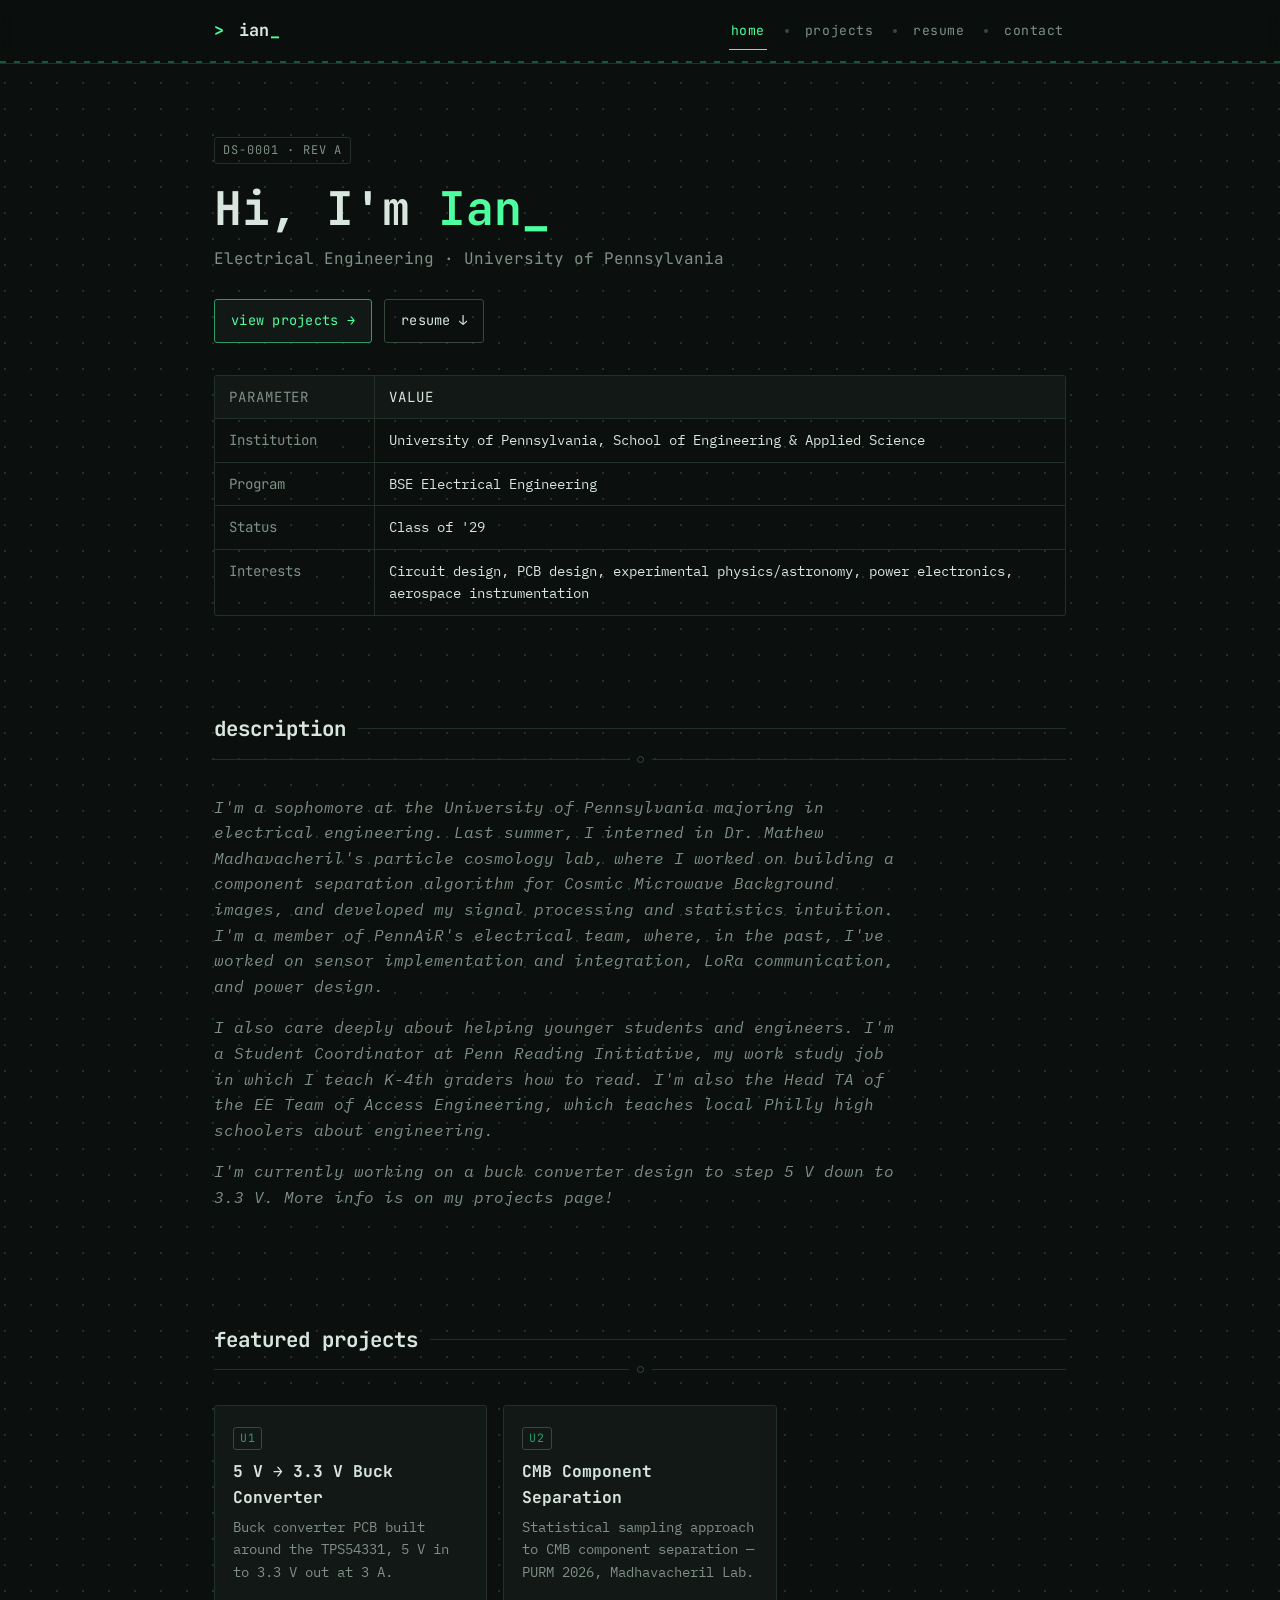
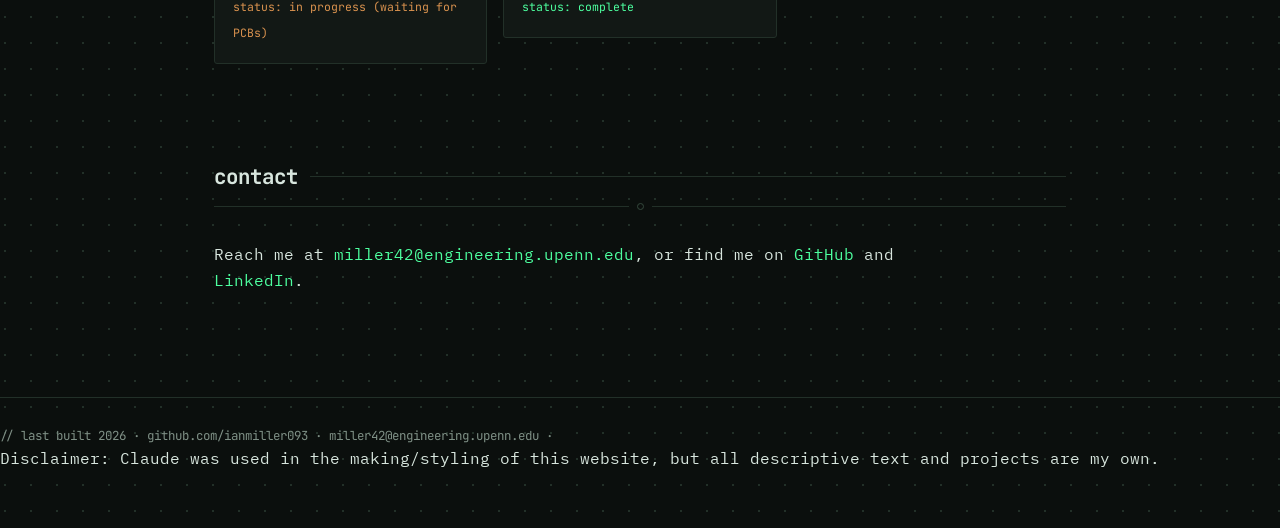
<file: index.html>
<!DOCTYPE html>
<html lang="en">
<head>
  <meta charset="UTF-8" />
  <meta name="viewport" content="width=device-width, initial-scale=1.0" />
  <title>Ian — Electrical Engineering</title>
  <meta name="description" content="Portfolio of Ian, Electrical Engineering student at UPenn" />
  <link rel="icon" type="image/svg+xml" href="/assets/favicon.svg" />
  <link rel="stylesheet" href="/css/style.css" />
</head>
<body>

  <!-- shared nav, loaded from partials/nav.html by js/site.js -->
  <div data-include="/partials/nav.html"></div>

  <main class="container">

    <!-- ============================================================
         HERO — framed like the cover of a component datasheet.
         Edit the title, role line, and spec table values below.
         ============================================================ -->
    <section class="hero">
      <span class="datasheet-tag">DS-0001 &middot; REV A</span>

      <h1 class="hero-title">
        Hi, I'm <span class="accent">Ian</span><span class="cursor-blink">_</span>
      </h1>
      <p class="hero-role">Electrical Engineering &middot; University of Pennsylvania</p>

      <div class="hero-actions">
        <a class="btn btn-primary" href="/projects/">view projects &rarr;</a>
        <a class="btn" href="/resume.pdf">resume &darr;</a>
      </div>

      <div class="spec-sheet" role="table" aria-label="Quick facts">
        <div class="spec-row head" role="row">
          <div class="spec-key" role="columnheader">Parameter</div>
          <div class="spec-val" role="columnheader">Value</div>
        </div>
        <div class="spec-row" role="row">
          <div class="spec-key" role="rowheader">Institution</div>
          <div class="spec-val" role="cell">University of Pennsylvania, School of Engineering &amp; Applied Science</div>
        </div>
        <div class="spec-row" role="row">
          <div class="spec-key" role="rowheader">Program</div>
          <div class="spec-val" role="cell">BSE Electrical Engineering</div>
        </div>
        <div class="spec-row" role="row">
          <div class="spec-key" role="rowheader">Status</div>
          <div class="spec-val" role="cell">Class of '29</div>
        </div>
        <div class="spec-row" role="row">
          <div class="spec-key" role="rowheader">Interests</div>
          <div class="spec-val" role="cell">Circuit design, PCB design, experimental physics/astronomy, power electronics, aerospace instrumentation</div>
        </div>
      </div>
    </section>

    <!-- ============================================================
         ABOUT — the "description" section of the datasheet.
         Replace the placeholder paragraph with your actual intro.
         ============================================================ -->
    <section class="section" id="about">
      <h2 class="section-heading">description</h2>
      <div class="trace-divider"><span class="via"></span></div>

      <div class="prose">
        <p class="placeholder">
        I'm a sophomore at the University of Pennsylvania majoring in electrical engineering.
        Last summer, I interned in Dr. Mathew Madhavacheril's particle cosmology lab, where I
        worked on building a component separation algorithm for Cosmic Microwave Background
        images, and developed my signal processing and statistics intuition. I'm a member of
        PennAiR's electrical team, where, in the past, I've worked on sensor implementation and
        integration, LoRa communication, and power design.
        </p>

        <p class="placeholder">
        I also care deeply about helping younger students and engineers. I'm a Student
        Coordinator at Penn Reading Initiative, my work study job in which I teach K-4th
        graders how to read. I'm also the Head TA of the EE Team of Access Engineering, which
        teaches local Philly high schoolers about engineering.
        </p>

        <p class="placeholder">
        I'm currently working on a buck converter design to step 5 V down to 3.3 V. More info
        is on my projects page!
        </p>
      </div>
    </section>

    <!-- ============================================================
         FEATURED PROJECTS — a short teaser row linking to /projects/.
         Copy a .card block to add more, or leave just 2-3 as a teaser
         and let /projects/ hold the full list.
         ============================================================ -->
    <section class="section" id="projects">
      <h2 class="section-heading">featured projects</h2>
      <div class="trace-divider"><span class="via"></span></div>

      <div class="card-grid">
        <a class="card-link" href="/projects/buck.html">
          <div class="card">
            <span class="card-designator">U1</span>
            <h3>5 V &rarr; 3.3 V Buck Converter</h3>
            <p>Buck converter PCB built around the TPS54331, 5 V in to 3.3 V out at 3 A.</p>
            <span class="card-status status-progress">status: in progress (waiting for PCBs)</span>
          </div>
        </a>

        <a class="card-link" href="/projects/cmb.html">
          <div class="card">
            <span class="card-designator">U2</span>
            <h3>CMB Component Separation</h3>
            <p>Statistical sampling approach to CMB component separation — PURM 2026, Madhavacheril Lab.</p>
            <span class="card-status status-done">status: complete</span>
          </div>
        </a>
      </div>
    </section>

    <!-- ============================================================
         CONTACT
         ============================================================ -->
    <section class="section" id="contact">
      <h2 class="section-heading">contact</h2>
      <div class="trace-divider"><span class="via"></span></div>

      <div class="prose">
        <p>
          Reach me at <a href="mailto:miller42@engineering.upenn.edu">miller42@engineering.upenn.edu</a>,
          or find me on
          <a href="https://github.com/ianmiller093" target="_blank" rel="noopener">GitHub</a>
          and
          <a href="https://www.linkedin.com/in/ian-miller-8baa06368/" target="_blank" rel="noopener">LinkedIn</a>.
        </p>
      </div>
    </section>

  </main>

  <!-- shared footer, loaded from partials/footer.html by js/site.js -->
  <div data-include="/partials/footer.html"></div>

  <script src="/js/site.js"></script>
</body>
</html>
</file>
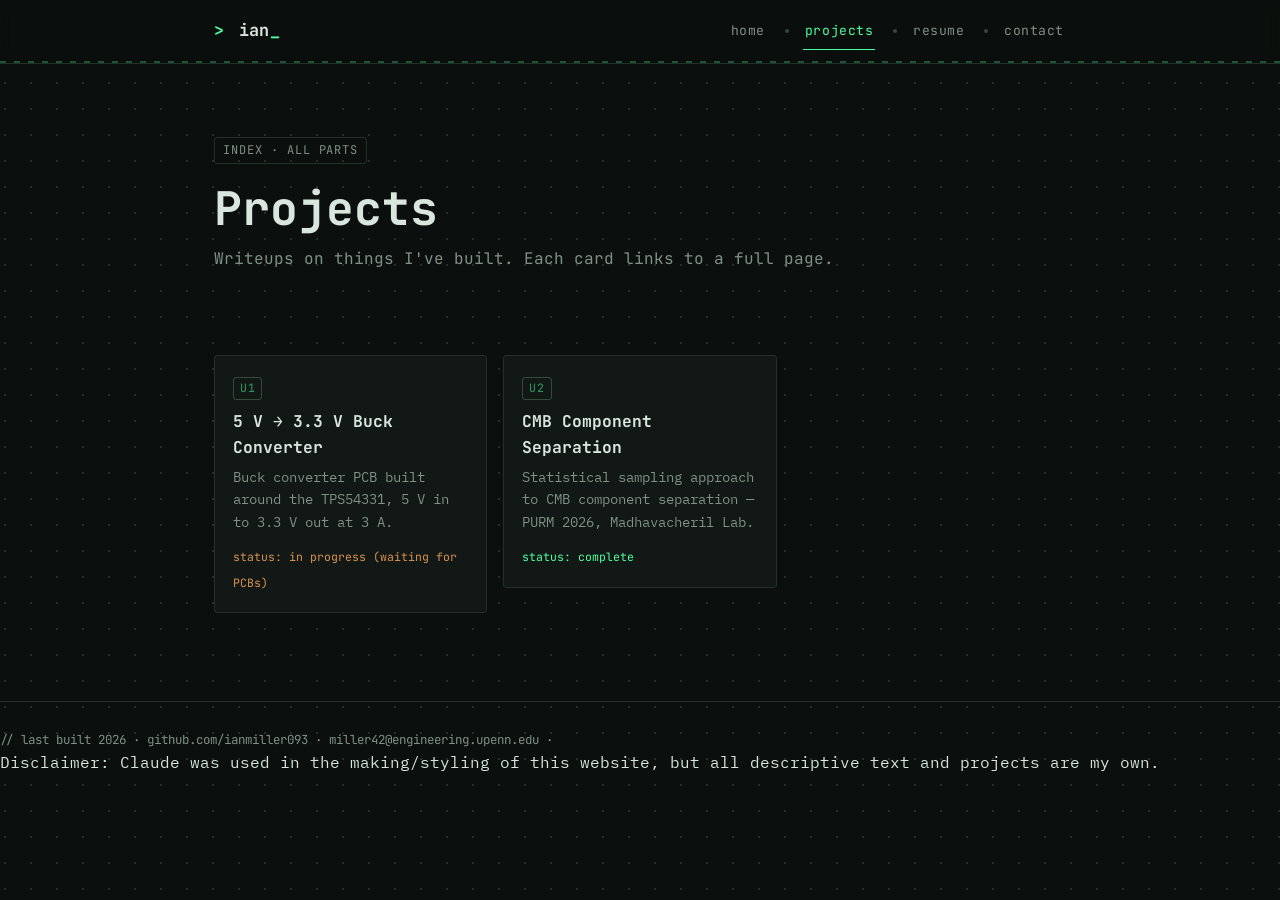
<file: projects/index.html>
<!DOCTYPE html>
<html lang="en">
<head>
  <meta charset="UTF-8" />
  <meta name="viewport" content="width=device-width, initial-scale=1.0" />
  <title>Projects — Ian</title>
  <link rel="icon" type="image/svg+xml" href="/assets/favicon.svg" />
  <link rel="stylesheet" href="/css/style.css" />
</head>
<body>

  <div data-include="/partials/nav.html"></div>

  <main class="container">
    <section class="hero" style="padding-bottom: 8px;">
      <span class="datasheet-tag">INDEX &middot; ALL PARTS</span>
      <h1 class="hero-title">Projects</h1>
      <p class="hero-role">Writeups on things I've built. Each card links to a full page.</p>
    </section>

    <section class="section">
      <!--
        TO ADD A NEW PROJECT CARD:
        1. Copy one of the <a class="card-link"> blocks below.
        2. Point href at your new page (e.g. /projects/buck-converter.html).
        3. Give it the next designator (U3, U4, C1, R1... whatever, doesn't
           need to be strictly sequential — pick what reads well).
        4. Set card-status to one of: status-done / status-progress / (none)
      -->
      <div class="card-grid">

        <a class="card-link" href="/projects/buck.html">
          <div class="card">
            <span class="card-designator">U1</span>
            <h3>5 V &rarr; 3.3 V Buck Converter</h3>
            <p>Buck converter PCB built around the TPS54331, 5 V in to 3.3 V out at 3 A.</p>
            <span class="card-status status-progress">status: in progress (waiting for PCBs)</span>
          </div>
        </a>

        <a class="card-link" href="/projects/cmb.html">
          <div class="card">
            <span class="card-designator">U2</span>
            <h3>CMB Component Separation</h3>
            <p>Statistical sampling approach to CMB component separation — PURM 2026, Madhavacheril Lab.</p>
            <span class="card-status status-done">status: complete</span>
          </div>
        </a>

      </div>
    </section>
  </main>

  <div data-include="/partials/footer.html"></div>
  <script src="/js/site.js"></script>
</body>
</html>
</file>
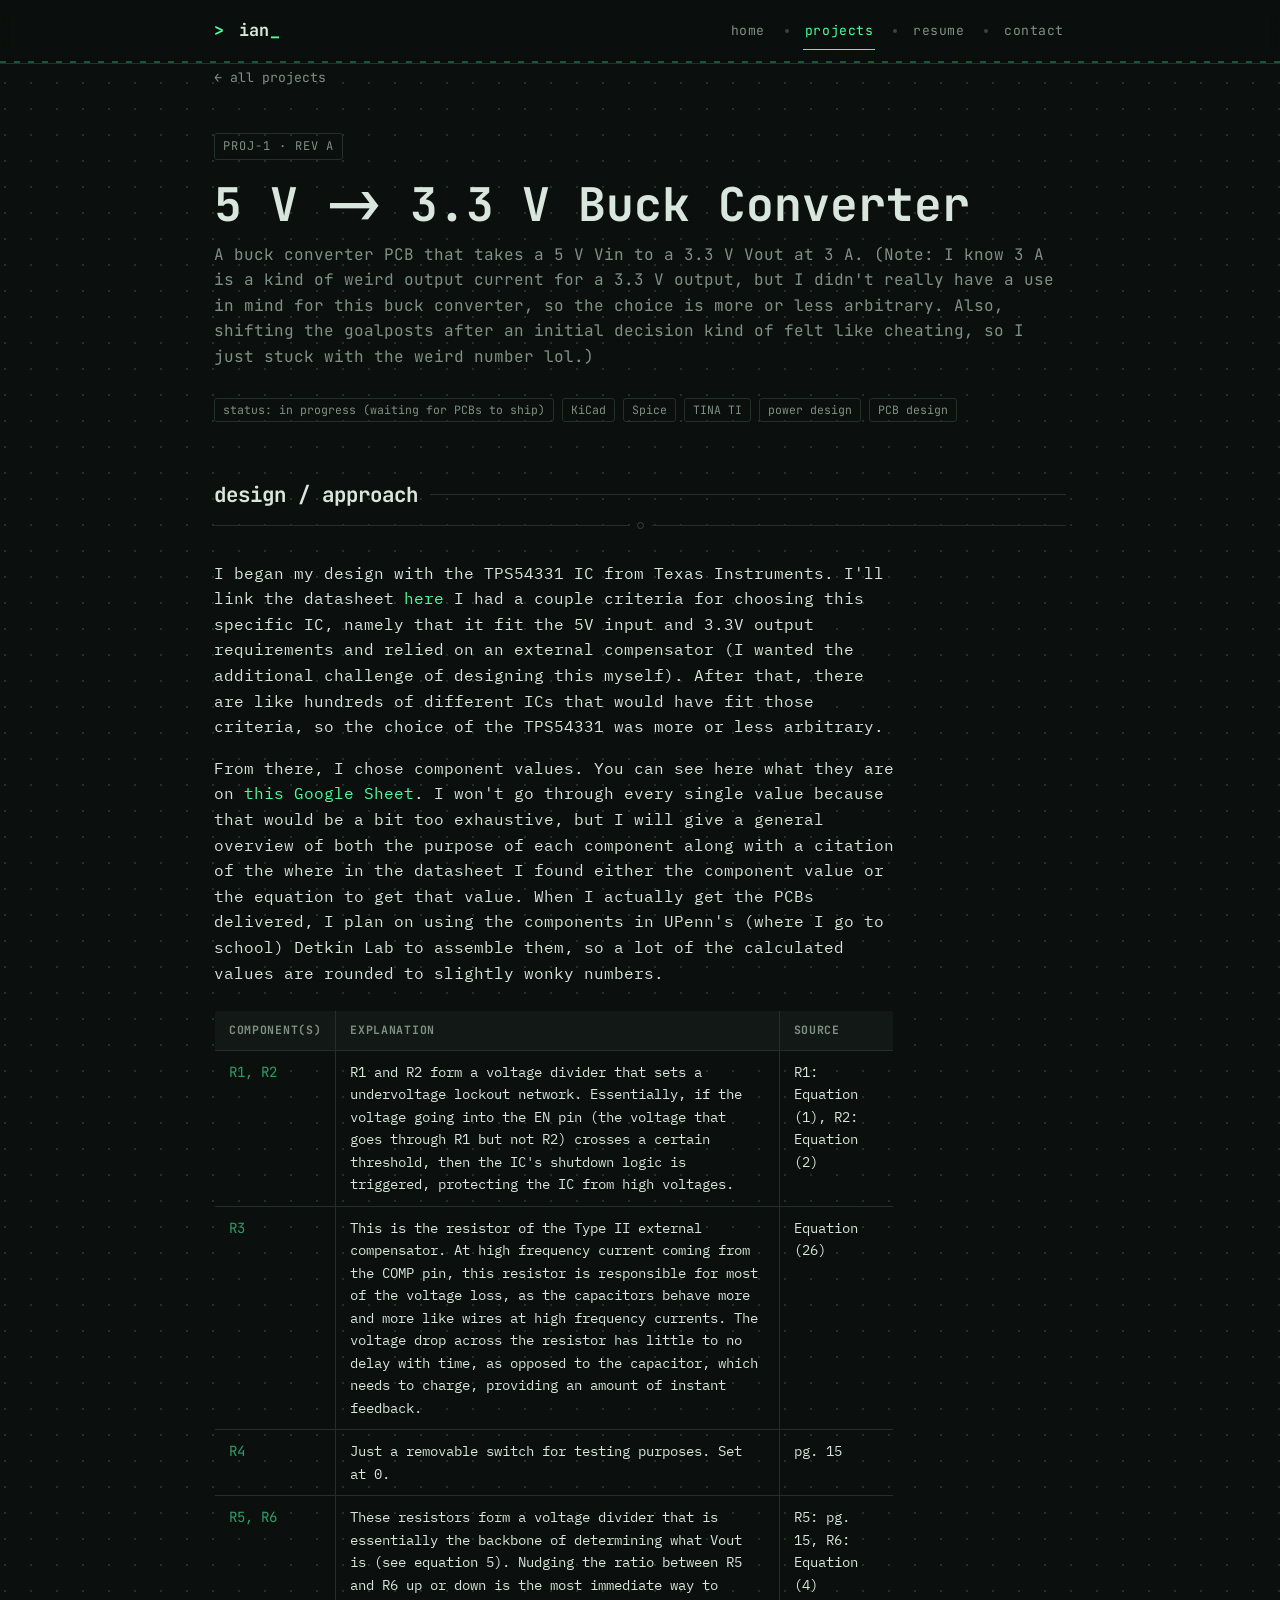
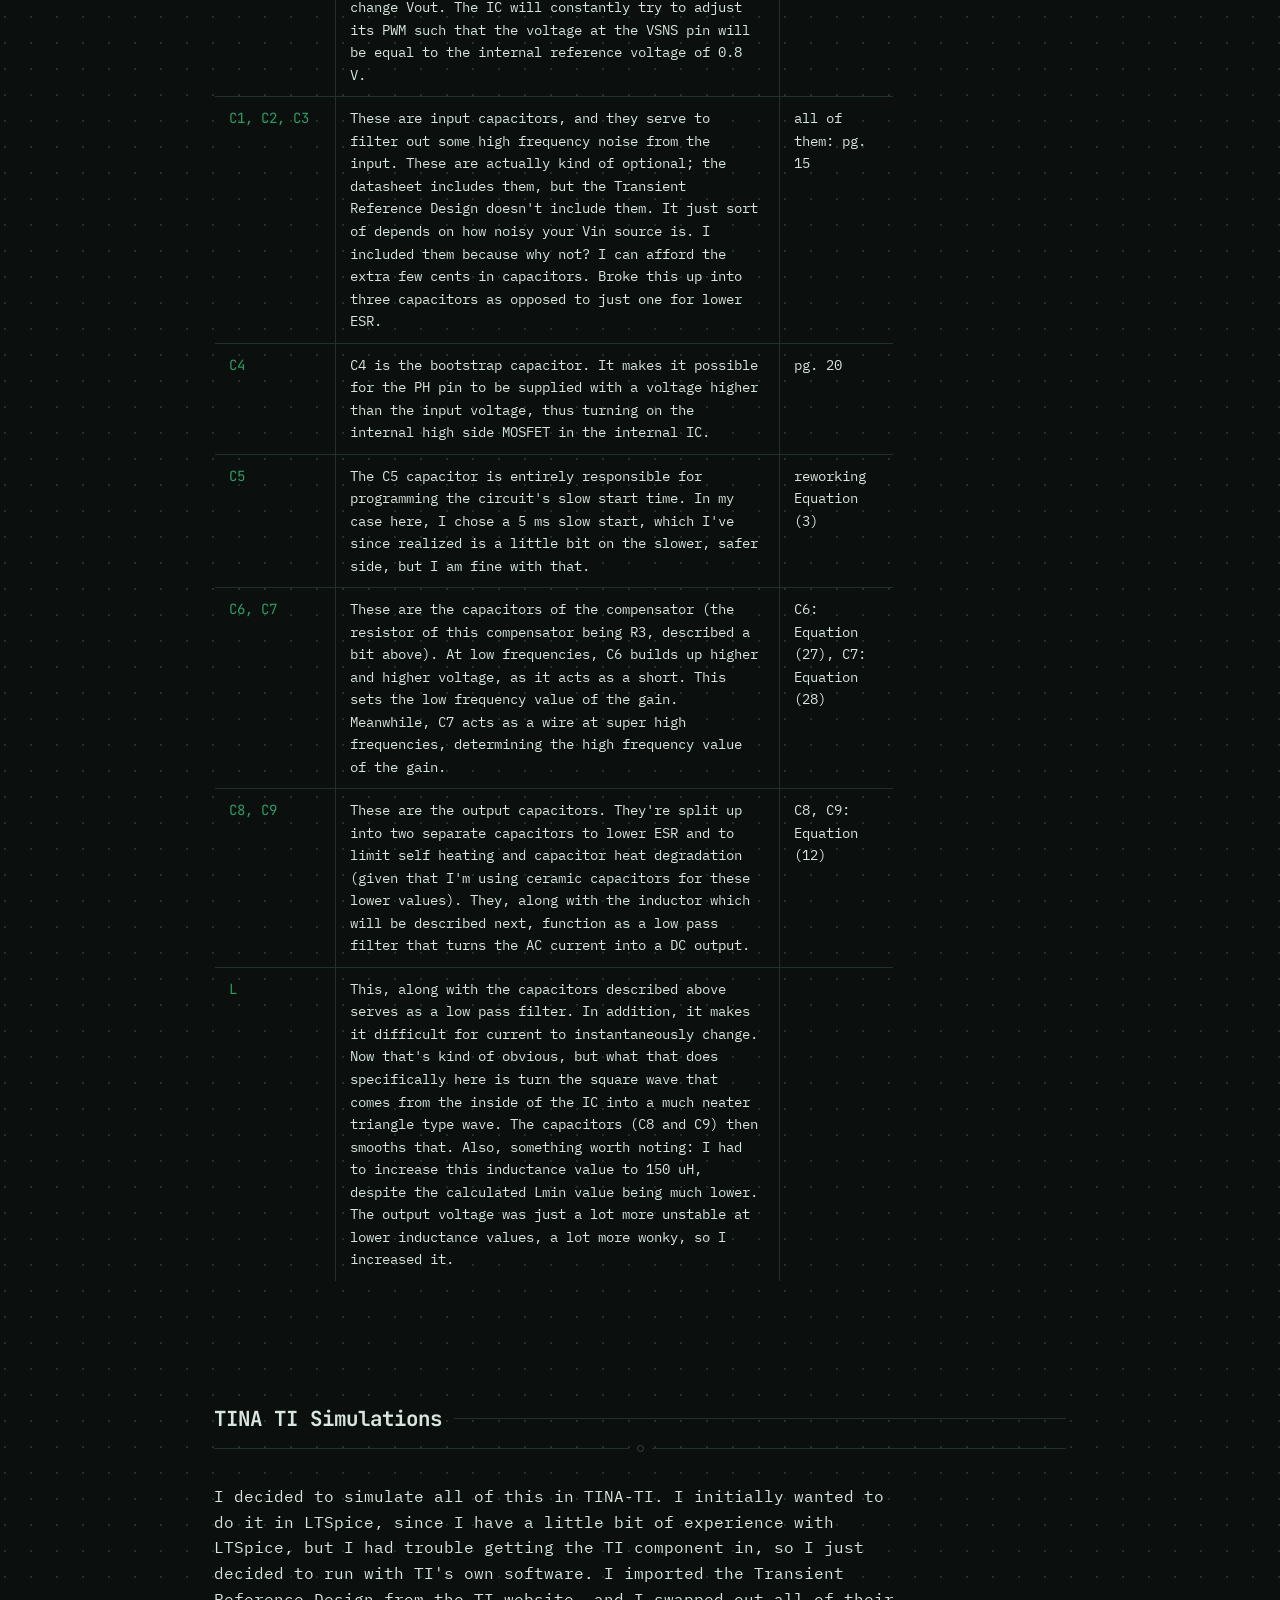
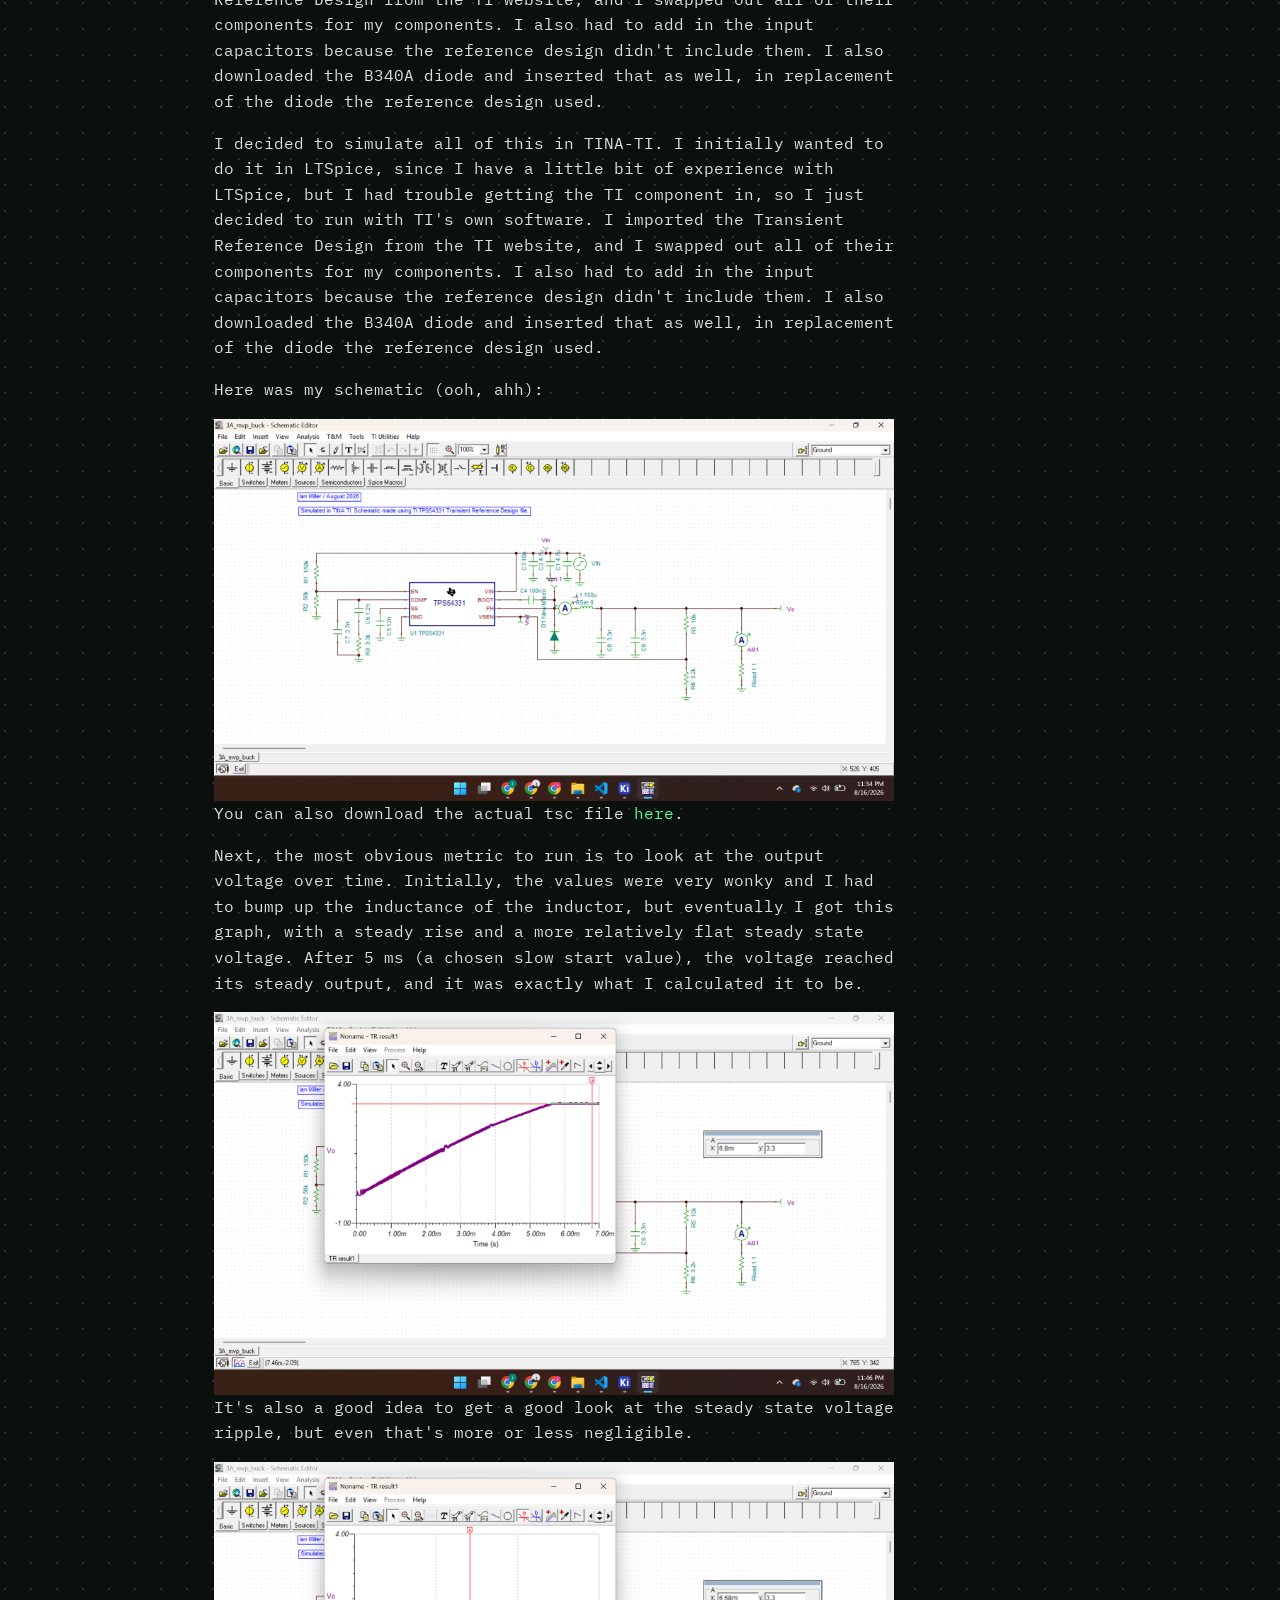
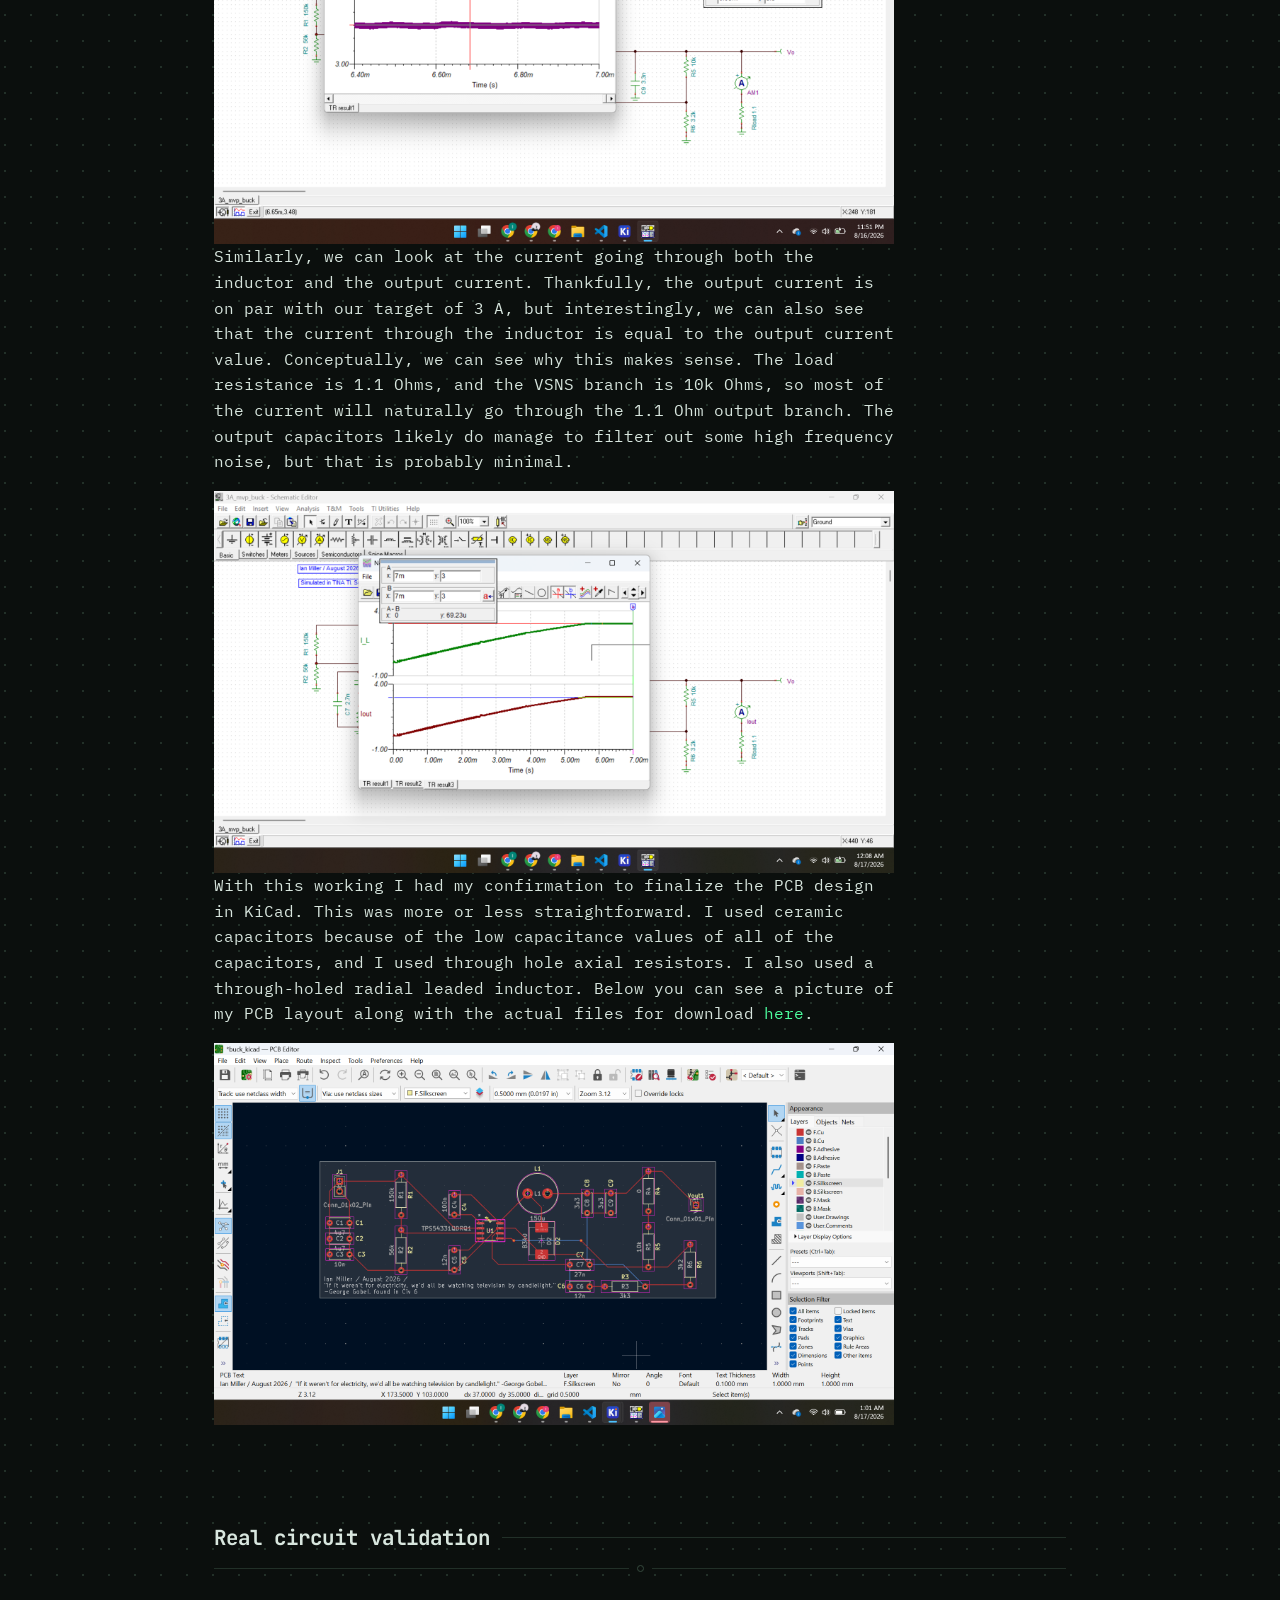
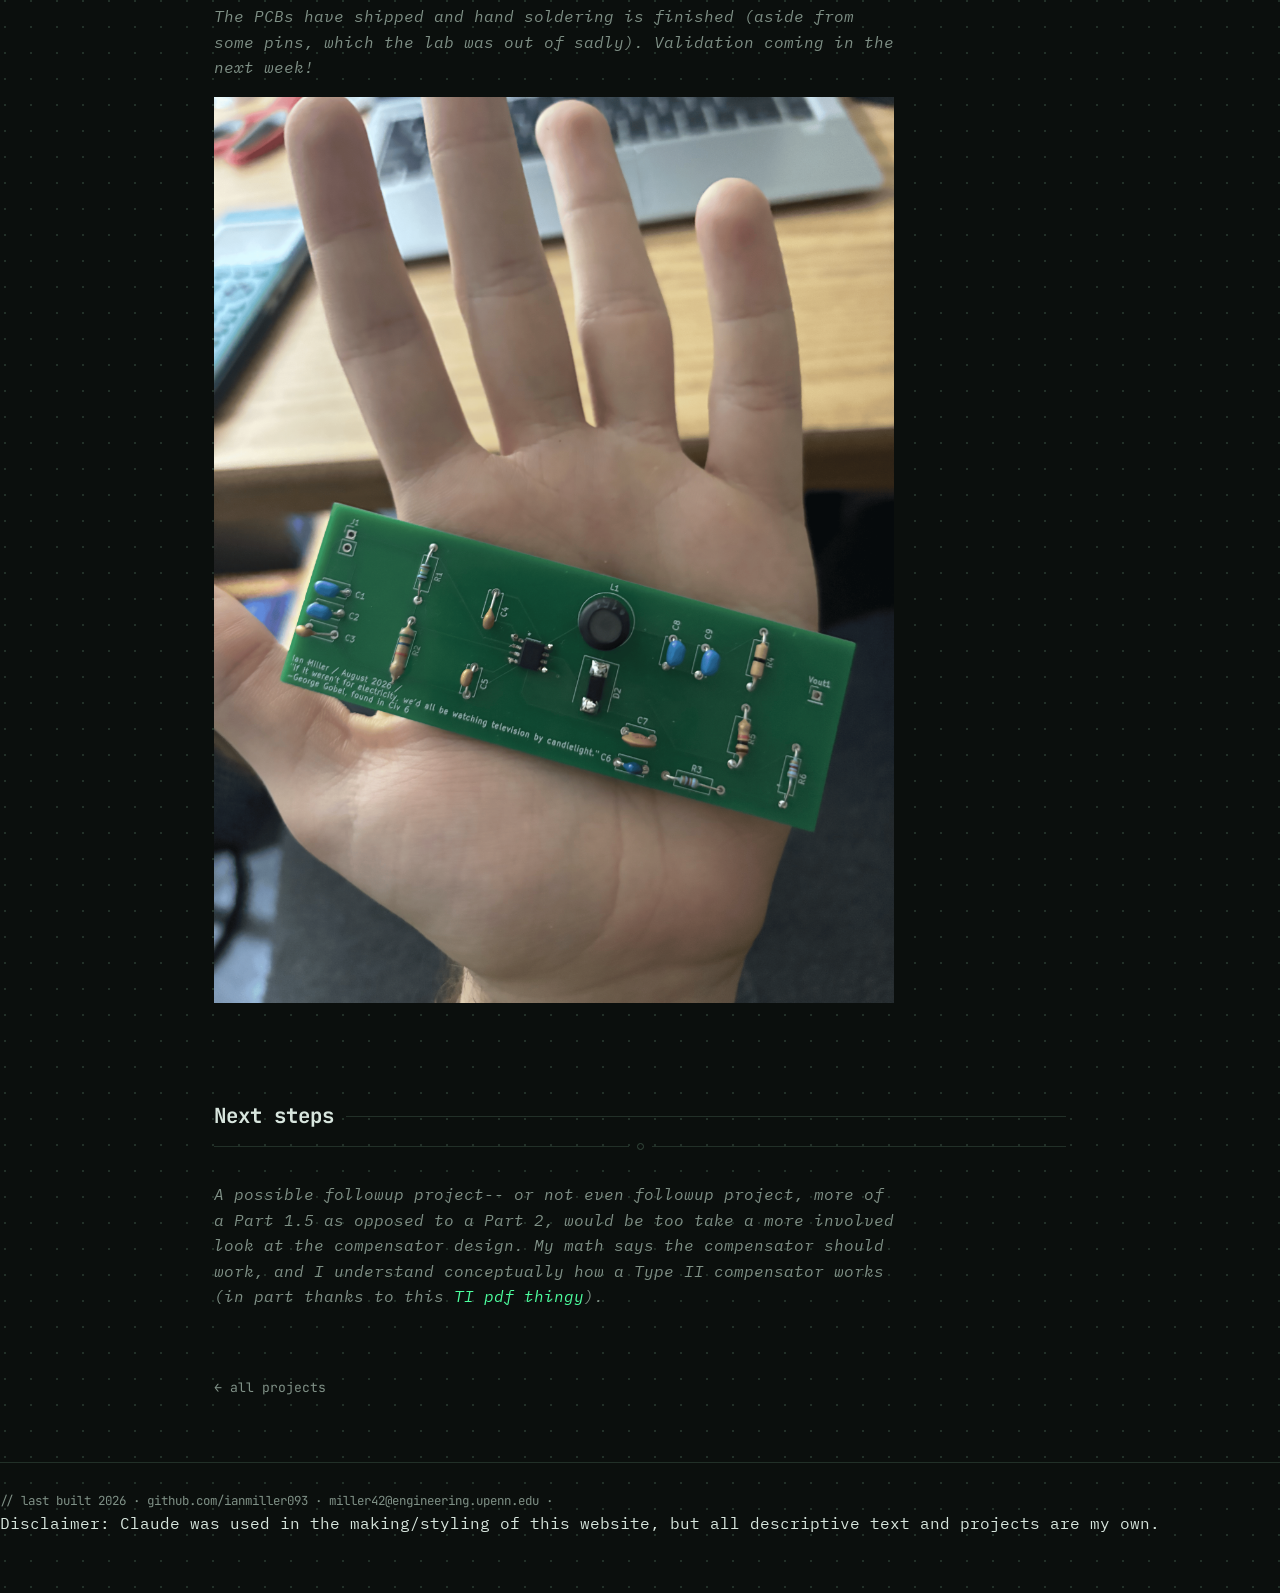
<file: projects/buck.html>
<!DOCTYPE html>
<html lang="en">
<head>
  <meta charset="UTF-8" />
  <meta name="viewport" content="width=device-width, initial-scale=1.0" />
  <title> Buck Coverter PCB — Ian Miller </title>
  <link rel="icon" type="image/svg+xml" href="/assets/favicon.svg" />
  <link rel="stylesheet" href="/css/style.css" />
</head>
<body>

  <div data-include="/partials/nav.html"></div>

  <main class="container">
    <a class="back-link" href="/projects/">&larr; all projects</a>

    <section class="project-header">
      <span class="datasheet-tag">PROJ-1 &middot; REV A</span>
      <h1 class="hero-title">5 V -> 3.3 V Buck Converter</h1>
      <p class="hero-role">A buck converter PCB that takes a 5 V Vin to a 3.3 V Vout at 3 A. 
        (Note: I know 3 A is a kind of weird output current for a 3.3 V output, but I didn't
        really have a use in mind for this buck converter, so the choice is more or less arbitrary.
        Also, shifting the goalposts after an initial decision kind of felt like cheating, so I 
        just stuck with the weird number lol.)
      </p>

      <!-- delete tags you don't need, add more freely -->
      <div class="project-tags">
        <span class="tag">status: in progress (waiting for PCBs to ship)</span>
        <span class="tag">KiCad</span>
        <span class="tag">Spice</span>
        <span class="tag">TINA TI</span>
        <span class="tag">power design</span>
        <span class="tag">PCB design</span>
      </div>
    </section>

    <section class="section">
      <h2 class="section-heading">design / approach</h2>
      <div class="trace-divider"><span class="via"></span></div>
      <div class="prose">
        <p>
            
            I began my design with the TPS54331 IC from Texas Instruments.  I'll link the datasheet <a href="https://www.ti.com/lit/ds/symlink/tps54331.pdf?ts=1786578097574&ref_url=https%253A%252F%252Fwww.ti.com%252Fproduct%252FTPS54331">
            here</a> I had a couple criteria for choosing this specific IC, namely that it fit the
            5V input and 3.3V output requirements and relied on an external compensator 
            (I wanted the additional challenge of designing this myself).  After that, there are
            like hundreds of different ICs that would have fit those criteria, so the choice of 
            the TPS54331 was more or less arbitrary.

        </p>

        <p>
            
            From there, I chose component values.  You can see here what they are on <a href="https://docs.google.com/spreadsheets/d/1hYhjvF0kKcgb2dF6kU71NKYd9U4lkQk94L2O_WOS9WA/edit?usp=sharing">
            this Google Sheet</a>.  I won't go through every single value because that would be a
            bit too exhaustive, but I will give a general overview of both the purpose of each
            component along with a citation of the where in the datasheet I found either the 
            component value or the equation to get that value.  When I actually get the PCBs 
            delivered, I plan on using the components in UPenn's (where I go to school) 
            Detkin Lab to assemble them, so a lot of the calculated values are rounded to slightly
            wonky numbers.  
        </p>

        <table>
            <tr>
                <th>Component(s)</th>
                <th>Explanation</th>
                <th>Source</th>
            </tr>
            <tr>
                <td>R1, R2</td>
                <td> 
                    R1 and R2 form a voltage divider that sets a undervoltage lockout network.
                    Essentially, if the voltage going into the EN pin (the voltage that goes
                    through R1 but not R2) crosses a certain threshold, then the IC's shutdown
                    logic is triggered, protecting the IC from high voltages.
                </td>
                <td>R1: Equation (1), R2: Equation (2)</td>
            </tr>
            <tr>
                <td>R3</td>
                <td> 
                    This is the resistor of the Type II external compensator.  At high 
                    frequency current coming from the COMP pin, this resistor is responsible
                    for most of the voltage loss, as the capacitors behave more and more like 
                    wires at high frequency currents.  The voltage drop across the resistor
                    has little to no delay with time, as opposed to the capacitor, which needs
                    to charge, providing an amount of instant feedback.
                </td>
                <td> Equation (26) </td>
            </tr>
            <tr>
                <td>R4</td>
                <td>Just a removable switch for testing purposes.  Set at 0.</td>
                <td>pg. 15</td>
            </tr>
            <tr>
                <td>R5, R6</td>
                <td>
                    These resistors form a voltage divider that is essentially the backbone of
                    determining what Vout is (see equation 5).  Nudging the ratio between R5
                    and R6 up or down is the most immediate way to change Vout.  The IC will 
                    constantly try to adjust its PWM such that the voltage at the VSNS pin will be
                    equal to the internal reference voltage of 0.8 V.
                </td>
                <td>R5: pg. 15, R6: Equation (4)</td>
            </tr>
            <tr>
                <td>C1, C2, C3</td>
                <td>
                    These are input capacitors, and they serve to filter out some high
                    frequency noise from the input.  These are actually kind of optional; the 
                    datasheet includes them, but the Transient Reference Design doesn't
                    include them.  It just sort of depends on how noisy your Vin source is.  I
                    included them because why not?  I can afford the extra few cents in
                    capacitors.  Broke this up into three capacitors as opposed to just one for
                    lower ESR.
                </td>
                <td>all of them: pg. 15</td>
            </tr>
            <tr>
                <td>C4</td>
                <td>
                    C4 is the bootstrap capacitor.  It makes it possible for the PH pin to be 
                    supplied with a voltage higher than the input voltage, thus turning on the 
                    internal high side MOSFET in the internal IC.
                </td>
                <td>pg. 20</td>
            </tr>
            <tr>
                <td>C5</td>
                <td>
                    The C5 capacitor is entirely responsible for programming the circuit's
                    slow start time.  In my case here, I chose a 5 ms slow start, which I've
                    since realized is a little bit on the slower, safer side, but I am fine
                    with that.
                </td>
                <td>reworking Equation (3)</td>
            </tr>
            <tr>
                <td>C6, C7</td>
                <td>
                    These are the capacitors of the compensator (the resistor of this 
                    compensator being R3, described a bit above).  At low frequencies, C6 
                    builds up higher and higher voltage, as it acts as a short.  This sets
                    the low frequency value of the gain.  Meanwhile, C7 acts as a wire at super
                    high frequencies, determining the high frequency value of the gain.
                </td>
                <td>C6: Equation (27), C7: Equation (28)</td>
            </tr>
            <tr>
                <td>C8, C9</td>
                <td>
                    These are the output capacitors.  They're split up into two separate
                    capacitors to lower ESR and to limit self heating and capacitor heat 
                    degradation (given that I'm using ceramic capacitors for these lower 
                    values).  They, along with the inductor which will be described next, 
                    function as a low pass filter that turns the AC current into a DC output.
                </td>
                <td>C8, C9: Equation (12)</td>
            </tr>
            <tr>
                <td>L</td>
                <td>
                    This, along with the capacitors described above serves as a low pass
                    filter.  In addition, it makes it difficult for current to instantaneously
                    change.  Now that's kind of obvious, but what that does specifically here 
                    is turn the square wave that comes from the inside of the IC into a much
                    neater triangle type wave.  The capacitors (C8 and C9) then smooths that.
                    Also, something worth noting: I had to increase this inductance value to 
                    150 uH, despite the calculated Lmin value being much lower.  The output 
                    voltage was just a lot more unstable at lower inductance values, a lot 
                    more wonky, so I increased it.
                </td>
                <td> </td>
            </tr>
        </table>
      </div>
    </section>

    <section class="section">
      <h2 class="section-heading">TINA TI Simulations</h2>
      <div class="trace-divider"><span class="via"></span></div>
      <div class="prose">
        <p>
            I decided to simulate all of this in TINA-TI.  I initially wanted to do it in LTSpice, 
            since I have a little bit of experience with LTSpice, but I had trouble getting the 
            TI component in, so I just decided to run with TI's own software.  I imported the 
            Transient Reference Design from the TI website, and I swapped out all of their
            components for my components.  I also had to add in the input capacitors because the
            reference design didn't include them.  I also downloaded the B340A diode and inserted
            that as well, in replacement of the diode the reference design used.
        </p>
        <p>
            I decided to simulate all of this in TINA-TI.  I initially wanted to do it in LTSpice, 
            since I have a little bit of experience with LTSpice, but I had trouble getting the 
            TI component in, so I just decided to run with TI's own software.  I imported the 
            Transient Reference Design from the TI website, and I swapped out all of their
            components for my components.  I also had to add in the input capacitors because the
            reference design didn't include them.  I also downloaded the B340A diode and inserted
            that as well, in replacement of the diode the reference design used.
        </p>

        <p>
            Here was my schematic (ooh, ahh):
        </p>
        <img src="../assets/TINA_TI_schematic.png" alt="my schematic in TINA TI">

        <p> 
            You can also download the actual tsc file <a href="../assets/schematic_for_download.TSC" download>here</a>.
        </p>
        
        <p>
            Next, the most obvious metric to run is to look at the output voltage over time.  
            Initially, the values were very wonky and I had to bump up the inductance of the 
            inductor, but eventually I got this graph, with a steady rise and a more relatively
            flat steady state voltage.  After 5 ms (a chosen slow start value), the voltage
            reached its steady output, and it was exactly what I calculated it to be.
        </p>

        <img src="../assets/Vout_over_time.png" alt="the output voltage over time">

        <p>
            It's also a good idea to get a good look at the steady state voltage ripple, but even
            that's more or less negligible.
        </p>

        <img src="../assets/Vout_ripple.png" alt="the output voltage's ripple over a shorter window">

        <p>
            Similarly, we can look at the current going through both the inductor and the output
            current.  Thankfully, the output current is on par with our target of 3 A, but 
            interestingly, we can also see that the current through the inductor is equal to the 
            output current value.  Conceptually, we can see why this makes sense.  The load 
            resistance is 1.1 Ohms, and the VSNS branch is 10k Ohms, so most of the current will
            naturally go through the 1.1 Ohm output branch.  The output capacitors likely
            do manage to filter out some high frequency noise, but that is probably minimal.
        </p>

        <img src="../assets/Iout_IL.png">

        <p>
            With this working I had my confirmation to finalize the PCB design in KiCad.  This was
            more or less straightforward.  I used ceramic capacitors because of the low
            capacitance values of all of the capacitors, and I used through hole axial resistors.
            I also used a through-holed radial leaded inductor.  Below you can see a picture of my
            PCB layout along with the actual files for download <a 
            href="../assets/buck_kicad_copy_zip.zip" download>here</a>.
        </p>

        <img src="../assets/kicad_design.png">

      </div>
    </section>

    <section class="section">
      <h2 class="section-heading">Real circuit validation</h2>
      <div class="trace-divider"><span class="via"></span></div>
      <div class="prose">
        <p class="placeholder">
            The PCBs have shipped and hand soldering is finished (aside from some pins, which
            the lab was out of sadly).  Validation coming in the next week!

        </p>

        <img src="../assets/soldered_pcb.png">
        
      </div>
    </section>

    <section class="section">
      <h2 class="section-heading">Next steps</h2>
      <div class="trace-divider"><span class="via"></span></div>
      <div class="prose">
        <p class="placeholder">
            A possible followup project-- or not even followup project, more of a Part 1.5 as 
            opposed to a Part 2, would be too take a more involved look at the compensator design.
            My math says the compensator should work, and I understand conceptually how a Type II
            compensator works (in part thanks to this <a href="https://www.ti.com/lit/an/slva662/slva662.pdf?ts=1786864202783">
            TI pdf thingy</a>).
        </p>
      </div>
    </section>

    <a class="back-link" href="/projects/">&larr; all projects</a>
  </main>

  <div data-include="/partials/footer.html"></div>
  <script src="/js/site.js"></script>
</body>
</html>
</file>
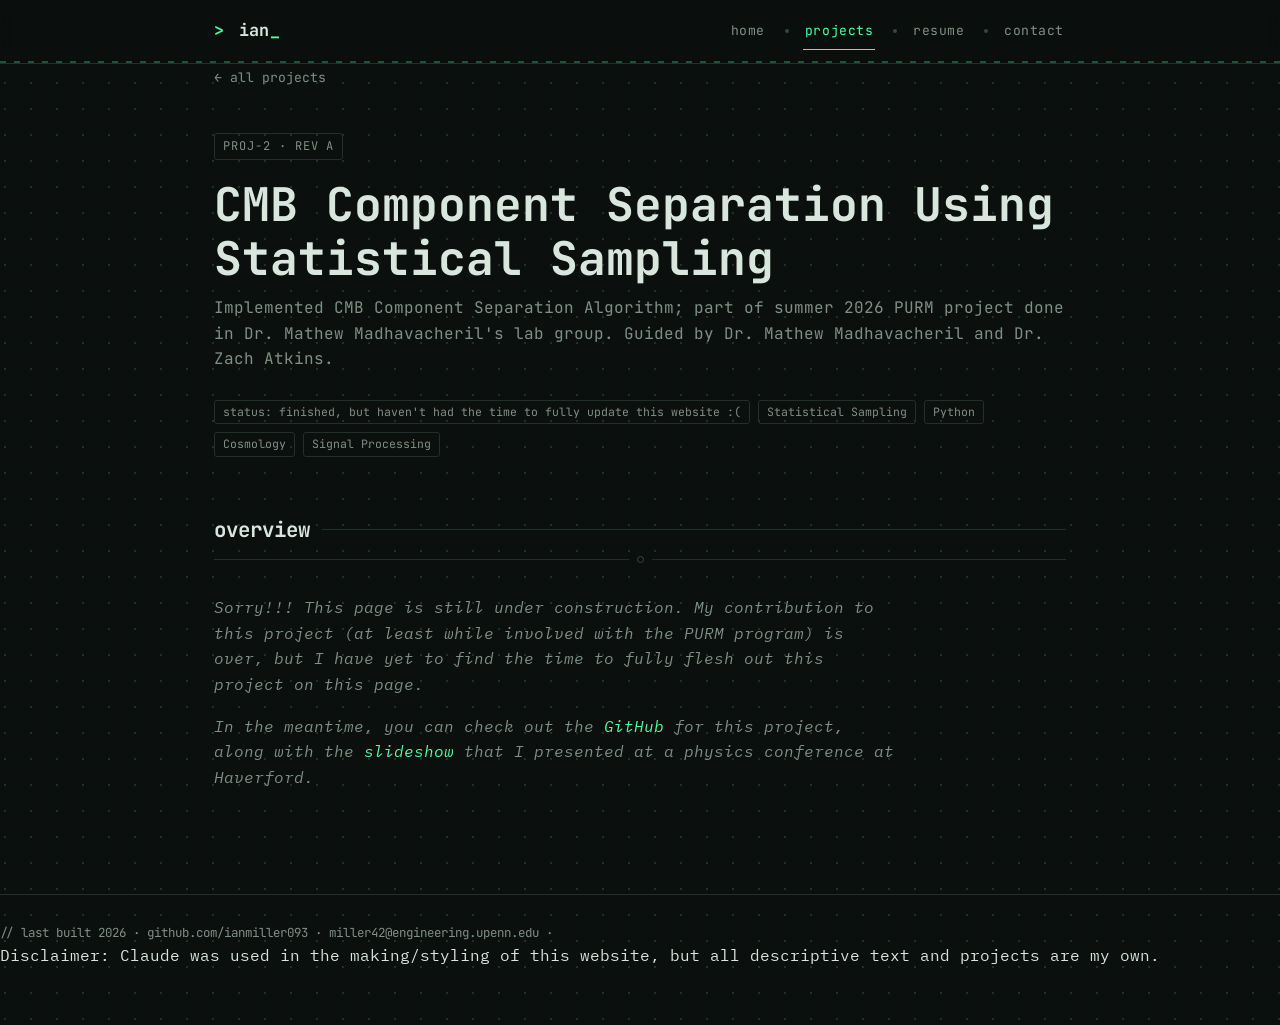
<file: projects/cmb.html>
<!DOCTYPE html>
<html lang="en">
<head>
  <meta charset="UTF-8" />
  <meta name="viewport" content="width=device-width, initial-scale=1.0" />
  <title>CMB — Ian</title>
  <link rel="icon" type="image/svg+xml" href="/assets/favicon.svg" />
  <link rel="stylesheet" href="/css/style.css" />
</head>
<body>

  <div data-include="/partials/nav.html"></div>

  <main class="container">
    <a class="back-link" href="/projects/">&larr; all projects</a>

    <section class="project-header">
      <span class="datasheet-tag">PROJ-2 &middot; REV A</span>
      <h1 class="hero-title">CMB Component Separation Using Statistical Sampling</h1>
      <p class="hero-role">
        Implemented CMB Component Separation Algorithm; part of summer 2026 PURM project done in 
        Dr. Mathew Madhavacheril's lab group.  Guided by Dr. Mathew Madhavacheril and Dr. Zach 
        Atkins.
      </p>

      <!-- delete tags you don't need, add more freely -->
      <div class="project-tags">
        <span class="tag">status: finished, but haven't had the time to fully update this website :(</span>
        <span class="tag">Statistical Sampling</span>
        <span class="tag">Python</span>
        <span class="tag">Cosmology</span>
        <span class="tag">Signal Processing</span>
      </div>
    </section>

    <section class="section">
      <h2 class="section-heading">overview</h2>
      <div class="trace-divider"><span class="via"></span></div>
      <div class="prose">
        <p class="placeholder">
          Sorry!!!  This page is still under construction.  My contribution to this project (at
          least while involved with the PURM program) is over, but I have yet to find the time to
          fully flesh out this project on this page.
        </p>
        <p class="placeholder">
          In the meantime, you can check out the <a href="https://github.com/IanMiller093/cmb">GitHub</a> for this project, along with the 
          <a href="https://docs.google.com/presentation/d/1t5vbuXhTEl62vulIIQ93-BoPK8fttcj5il4kioFO5cM/edit?usp=sharing">slideshow</a> that I presented at a physics conference at Haverford.
        </p>
      </div>
    </section>

  </main>

  <div data-include="/partials/footer.html"></div>
  <script src="/js/site.js"></script>
</body>
</html>
</file>
<file: css/style.css>
/* =========================================================================
   IAN'S SITE — engineering-terminal theme
   -------------------------------------------------------------------------
   This is the ONLY file that controls how the site looks. Every page links
   to it, so a change here shows up everywhere. It's organized top to bottom
   in the order things appear on a page: base -> nav -> hero/datasheet ->
   sections -> cards -> footer -> responsive.
   ========================================================================= */

@import url('https://fonts.googleapis.com/css2?family=JetBrains+Mono:wght@400;500;700;800&family=IBM+Plex+Mono:wght@400;500;600&display=swap');

:root {
  /* --- palette: dim phosphor terminal + PCB copper ------------------- */
  --bg:            #0b0f0d;   /* near-black, faint green cast, like soldermask in low light */
  --bg-panel:      #121815;   /* card / table background */
  --bg-panel-hi:   #17201b;   /* hovered panel */
  --line:          #223028;   /* hairline / trace color, dim */
  --line-bright:   #35493d;   /* hairline / trace color, brighter */
  --text:          #d8e6de;   /* primary text, soft phosphor white-green */
  --text-dim:      #7f9086;   /* secondary text */
  --accent:        #4dff9f;   /* phosphor green — links, highlights */
  --accent-dim:    #2f9c66;
  --accent-2:      #d9924f;   /* copper/amber — secondary accent, sparingly */
  --danger:        #ff6b6b;

  --font-display:  'JetBrains Mono', ui-monospace, 'SFMono-Regular', monospace;
  --font-body:     'IBM Plex Mono', ui-monospace, 'SFMono-Regular', monospace;

  --maxw: 900px;
  --radius: 3px;
}

/* --- reset ------------------------------------------------------------ */
*, *::before, *::after { box-sizing: border-box; }
html { scroll-behavior: smooth; }
body {
  margin: 0;
  background: var(--bg);
  color: var(--text);
  font-family: var(--font-body);
  font-size: 16px;
  line-height: 1.6;
  -webkit-font-smoothing: antialiased;

  /* faint dot grid, like graph/PCB paper. Subtle on purpose. */
  background-image: radial-gradient(var(--line) 1px, transparent 1px);
  background-size: 26px 26px;
  background-position: -8px -8px;
}
h1, h2, h3, h4 { font-family: var(--font-display); margin: 0 0 .5em; font-weight: 700; }
p { margin: 0 0 1em; color: var(--text); }
a { color: var(--accent); text-decoration: none; }
a:hover { text-decoration: underline; }
img { max-width: 100%; display: block; }
ul { margin: 0; padding: 0; list-style: none; }

:focus-visible {
  outline: 2px solid var(--accent);
  outline-offset: 3px;
}

.container {
  max-width: var(--maxw);
  margin: 0 auto;
  padding: 0 24px;
}

.eyebrow {
  font-family: var(--font-display);
  font-size: .8rem;
  letter-spacing: .06em;
  color: var(--accent-dim);
  text-transform: lowercase;
}

.cursor-blink {
  display: inline-block;
  animation: blink 1.1s steps(1) infinite;
  color: var(--accent);
}
@keyframes blink { 50% { opacity: 0; } }

/* =========================================================================
   NAV
   ========================================================================= */
.topbar {
  position: sticky;
  top: 0;
  z-index: 50;
  background: rgba(11, 15, 13, 0.92);
  backdrop-filter: blur(6px);
  border-bottom: 1px solid var(--line);
}
/* animated "current flowing through a trace" line under the nav */
.topbar::after {
  content: "";
  display: block;
  height: 2px;
  background: repeating-linear-gradient(
    90deg, var(--accent-dim) 0 6px, transparent 6px 14px
  );
  background-size: 200% 100%;
  animation: trace-flow 6s linear infinite;
  opacity: .5;
}
@keyframes trace-flow { to { background-position: -200% 0; } }

.topbar-inner {
  max-width: var(--maxw);
  margin: 0 auto;
  padding: 14px 24px;
  display: flex;
  align-items: center;
  justify-content: space-between;
}
.brand {
  font-family: var(--font-display);
  font-weight: 700;
  font-size: 1.05rem;
  color: var(--text);
  letter-spacing: .02em;
}
.brand:hover { text-decoration: none; color: var(--text); }
.brand-prompt { color: var(--accent); margin-right: 4px; }

.nav-links {
  display: flex;
  align-items: center;
  gap: 4px;
}
.nav-links li { display: flex; align-items: center; }
/* pin dots between items, like a header/breadboard rail */
.nav-links li + li::before {
  content: "";
  width: 4px;
  height: 4px;
  border-radius: 50%;
  background: var(--line-bright);
  margin: 0 14px;
}
.nav-links a {
  font-family: var(--font-display);
  font-size: .82rem;
  letter-spacing: .04em;
  color: var(--text-dim);
  padding: 6px 2px;
  position: relative;
}
.nav-links a:hover { color: var(--text); text-decoration: none; }
.nav-links a.active { color: var(--accent); }
.nav-links a.active::after {
  content: "";
  position: absolute;
  left: 0; right: 0; bottom: -3px;
  height: 1px;
  background: var(--accent);
}

.nav-toggle {
  display: none;
  flex-direction: column;
  gap: 4px;
  background: none;
  border: 1px solid var(--line-bright);
  border-radius: var(--radius);
  padding: 8px 10px;
  cursor: pointer;
}
.nav-toggle span {
  width: 16px; height: 2px; background: var(--text);
}

/* =========================================================================
   HERO / "DATASHEET" BLOCK  — the signature element of the site.
   Framed like the cover page of a component datasheet.
   ========================================================================= */
.hero {
  padding: 72px 0 48px;
}
.datasheet-tag {
  font-family: var(--font-display);
  font-size: .75rem;
  color: var(--text-dim);
  letter-spacing: .08em;
  border: 1px solid var(--line);
  display: inline-block;
  padding: 3px 8px;
  border-radius: var(--radius);
  margin-bottom: 18px;
}
.hero-title {
  font-size: clamp(2rem, 5vw, 2.9rem);
  line-height: 1.15;
  margin-bottom: 10px;
}
.hero-title .accent { color: var(--accent); }
.hero-role {
  font-family: var(--font-display);
  color: var(--text-dim);
  font-size: 1rem;
  margin-bottom: 28px;
}
.hero-actions { display: flex; gap: 12px; flex-wrap: wrap; margin-top: 8px; }

.btn {
  font-family: var(--font-display);
  font-size: .85rem;
  letter-spacing: .02em;
  padding: 10px 16px;
  border-radius: var(--radius);
  border: 1px solid var(--line-bright);
  color: var(--text);
  display: inline-block;
}
.btn:hover { text-decoration: none; border-color: var(--accent); color: var(--accent); }
.btn-primary { background: var(--bg-panel); border-color: var(--accent-dim); color: var(--accent); }
.btn-primary:hover { background: var(--bg-panel-hi); }

/* spec table, styled like a parts/ratings table on a datasheet */
.spec-sheet {
  margin-top: 32px;
  border: 1px solid var(--line);
  border-radius: var(--radius);
  overflow: hidden;
}
.spec-row {
  display: grid;
  grid-template-columns: 160px 1fr;
  border-top: 1px solid var(--line);
}
.spec-row:first-child { border-top: none; }
.spec-row.head {
  background: var(--bg-panel);
  font-family: var(--font-display);
  font-size: .72rem;
  letter-spacing: .08em;
  color: var(--text-dim);
  text-transform: uppercase;
}
.spec-key, .spec-val {
  padding: 10px 14px;
  font-size: .88rem;
}
.spec-key { color: var(--text-dim); border-right: 1px solid var(--line); font-family: var(--font-display); }
.spec-val { color: var(--text); }

/* =========================================================================
   SECTIONS + DIVIDERS
   ========================================================================= */
.section { padding: 48px 0; }
.section-heading {
  font-size: 1.3rem;
  display: flex;
  align-items: center;
  gap: 12px;
}
.section-heading::after {
  content: "";
  flex: 1;
  height: 1px;
  background: var(--line);
}

/* circuit-trace style divider with a center "via" pad */
.trace-divider {
  display: flex;
  align-items: center;
  margin: 8px 0 32px;
}
.trace-divider::before, .trace-divider::after {
  content: "";
  flex: 1;
  height: 1px;
  background: var(--line);
}
.trace-divider .via {
  width: 7px; height: 7px;
  border: 1px solid var(--line-bright);
  border-radius: 50%;
  margin: 0 8px;
  flex-shrink: 0;
}

.prose { max-width: 68ch; color: var(--text); }
.prose .placeholder { color: var(--text-dim); font-style: italic; }

/* =========================================================================
   CARDS  (project cards use "reference designators" — U1, U2, C1 — instead
   of plain 01/02/03, like parts on a schematic)
   ========================================================================= */
.card-grid {
  display: grid;
  grid-template-columns: repeat(auto-fill, minmax(240px, 1fr));
  gap: 16px;
}
.card {
  background: var(--bg-panel);
  border: 1px solid var(--line);
  border-radius: var(--radius);
  padding: 18px;
  position: relative;
  transition: border-color .15s ease, background .15s ease;
}
.card:hover { border-color: var(--accent-dim); background: var(--bg-panel-hi); }
.card-designator {
  font-family: var(--font-display);
  font-size: .72rem;
  color: var(--accent-dim);
  letter-spacing: .06em;
  margin-bottom: 8px;
  display: inline-block;
  border: 1px solid var(--line-bright);
  padding: 1px 6px;
  border-radius: var(--radius);
}
.card h3 { font-size: 1.02rem; margin-bottom: 6px; }
.card p { color: var(--text-dim); font-size: .88rem; margin-bottom: 10px; }
.card-status {
  font-family: var(--font-display);
  font-size: .72rem;
  color: var(--text-dim);
}
.card-status.status-done { color: var(--accent); }
.card-status.status-progress { color: var(--accent-2); }
.card-link {
  display: block;
  color: inherit;
}
.card-link:hover { text-decoration: none; }

/* =========================================================================
   FOOTER
   ========================================================================= */
.site-footer {
  border-top: 1px solid var(--line);
  padding: 28px 0 40px;
  margin-top: 40px;
}
.footer-line {
  font-family: var(--font-display);
  font-size: .78rem;
  color: var(--text-dim);
  margin: 0;
}
.footer-line a { color: var(--text-dim); }
.footer-line a:hover { color: var(--accent); }

/* =========================================================================
   TABLES  (styled like the datasheet spec-sheet — a bordered parts table)
   Any <table> inside a .prose block gets this automatically. If you want
   a table somewhere else, just add class="data-table" to it directly.
   ========================================================================= */
.prose table,
.data-table {
  width: 100%;
  border-collapse: collapse;
  margin: 24px 0;
  border: 1px solid var(--line);
  border-radius: var(--radius);
  overflow: hidden;
  font-size: .88rem;
}
.prose th, .prose td,
.data-table th, .data-table td {
  padding: 10px 14px;
  text-align: left;
  border-top: 1px solid var(--line);
  vertical-align: top;
}
.prose tr:first-child th,
.data-table tr:first-child th {
  border-top: none;
}
.prose thead th,
.data-table thead th,
.prose th,
.data-table th {
  background: var(--bg-panel);
  font-family: var(--font-display);
  font-size: .72rem;
  letter-spacing: .06em;
  text-transform: uppercase;
  color: var(--text-dim);
  font-weight: 700;
}
.prose td,
.data-table td {
  color: var(--text);
}
/* vertical divider between columns, like the spec-sheet's key/value split */
.prose th + th, .prose td + td,
.data-table th + th, .data-table td + td {
  border-left: 1px solid var(--line);
}
.prose tbody tr:hover td,
.data-table tbody tr:hover td {
  background: var(--bg-panel);
}
/* first column reads like a "part reference" — dim + monospace, same
   treatment as .spec-key on the home page */
.prose td:first-child,
.data-table td:first-child {
  font-family: var(--font-display);
  color: var(--accent-dim);
  white-space: nowrap;
}

@media (max-width: 720px) {
  .prose table, .data-table { display: block; overflow-x: auto; }
}

/* =========================================================================
   PROJECT PAGE SPECIFIC
   ========================================================================= */
.back-link {
  font-family: var(--font-display);
  font-size: .82rem;
  color: var(--text-dim);
  display: inline-block;
  margin-bottom: 24px;
}
.back-link:hover { color: var(--accent); }
.project-header { padding: 20px 0 8px; }
.project-tags { display: flex; gap: 8px; flex-wrap: wrap; margin-top: 14px; }
.tag {
  font-family: var(--font-display);
  font-size: .72rem;
  color: var(--text-dim);
  border: 1px solid var(--line);
  padding: 2px 8px;
  border-radius: var(--radius);
}

/* =========================================================================
   RESPONSIVE
   ========================================================================= */
@media (max-width: 720px) {
  .nav-toggle { display: flex; }
  .nav-links {
    position: absolute;
    top: 100%; left: 0; right: 0;
    flex-direction: column;
    align-items: flex-start;
    background: var(--bg);
    border-bottom: 1px solid var(--line);
    padding: 12px 24px 18px;
    display: none;
    gap: 14px;
  }
  .nav-links.open { display: flex; }
  .nav-links li + li::before { display: none; }
  .spec-row { grid-template-columns: 130px 1fr; }
}

/* respect reduced-motion preferences */
@media (prefers-reduced-motion: reduce) {
  html { scroll-behavior: auto; }
  .cursor-blink, .topbar::after { animation: none; }
}
</file>
